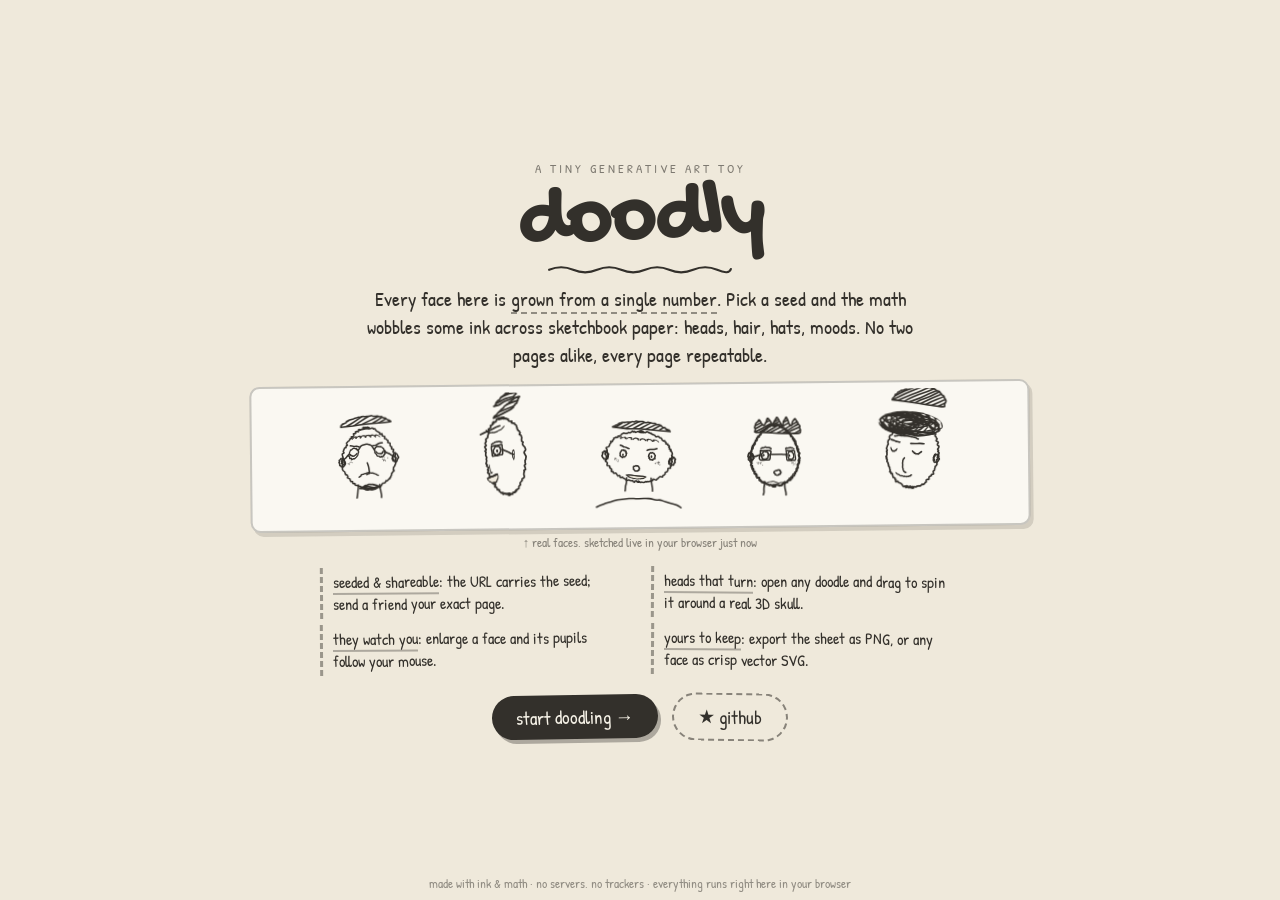
<file: index.html>
<!DOCTYPE html>
<html lang="en">
<head>
<meta charset="UTF-8">
<meta name="viewport" content="width=device-width, initial-scale=1.0">
<title>doodly &middot; generative doodle faces</title>
<link rel="preconnect" href="https://fonts.googleapis.com">
<link rel="preconnect" href="https://fonts.gstatic.com" crossorigin>
<link href="https://fonts.googleapis.com/css2?family=Gochi+Hand&family=Patrick+Hand&display=swap" rel="stylesheet">
<style>
  * { box-sizing: border-box; margin: 0; padding: 0; }

  body {
    font-family: "Patrick Hand", "Segoe Print", "Comic Sans MS", cursive;
    background: #efe9db;
    color: #33302b;
    height: 100vh;
    display: flex;
    flex-direction: column;
    align-items: center;
    justify-content: center;
    padding: 0 20px;
    overflow: hidden;
  }

  .page { max-width: 780px; width: 100%; text-align: center; }

  .kicker {
    font-size: 13px;
    letter-spacing: 3px;
    text-transform: uppercase;
    opacity: 0.6;
  }

  h1 {
    font-family: "Gochi Hand", "Segoe Print", cursive;
    font-size: clamp(52px, 8.5vw, 84px);
    line-height: 1;
    margin-top: 2px;
    transform: rotate(-2deg);
  }

  .squiggle { display: block; margin: 0 auto 10px; }

  .lede {
    font-size: clamp(16px, 2.1vw, 20px);
    line-height: 1.4;
    max-width: 580px;
    margin: 0 auto;
  }
  .lede em { font-style: normal; border-bottom: 2px dashed rgba(51, 48, 43, 0.5); }

  .strip {
    margin: 14px auto 4px;
    padding: 6px;
    background: #faf8f2;
    border: 2px solid rgba(51, 48, 43, 0.25);
    border-radius: 10px;
    box-shadow: 3px 4px 0 rgba(51, 48, 43, 0.15);
    transform: rotate(-0.6deg);
    overflow: hidden;
  }
  .strip canvas { display: block; margin: 0 auto; }
  .strip-note { font-size: 13px; opacity: 0.55; }

  .features {
    list-style: none;
    margin: 16px auto 0;
    max-width: 640px;
    display: grid;
    grid-template-columns: repeat(auto-fit, minmax(260px, 1fr));
    gap: 6px 22px;
    text-align: left;
  }
  .features li {
    font-size: 16px;
    line-height: 1.35;
    padding: 4px 10px;
    border-left: 3px dashed rgba(51, 48, 43, 0.45);
  }
  .features li:nth-child(odd) { transform: rotate(-0.4deg); }
  .features li:nth-child(even) { transform: rotate(0.4deg); }
  .features b { font-weight: normal; border-bottom: 2px solid rgba(51, 48, 43, 0.35); }

  .cta-row {
    display: flex;
    gap: 14px;
    justify-content: center;
    align-items: center;
    margin-top: 18px;
    flex-wrap: wrap;
  }

  .btn {
    display: inline-block;
    font-family: inherit;
    font-size: 19px;
    text-decoration: none;
    padding: 9px 24px;
    border-radius: 999px;
    transition: transform 0.15s ease, box-shadow 0.15s ease;
  }
  .btn.big {
    background: #33302b;
    color: #f5f1e6;
    box-shadow: 3px 4px 0 rgba(51, 48, 43, 0.35);
    transform: rotate(-1deg);
  }
  .btn.ghost {
    color: #33302b;
    border: 2px dashed rgba(51, 48, 43, 0.55);
    transform: rotate(1deg);
  }
  .btn:hover { transform: rotate(0deg) scale(1.06); }
  .btn.big:hover { box-shadow: 4px 6px 0 rgba(51, 48, 43, 0.35); }

  footer {
    position: fixed;
    left: 0;
    right: 0;
    bottom: 8px;
    font-size: 13px;
    opacity: 0.5;
    text-align: center;
    pointer-events: none;
  }
</style>
</head>
<body>
<main class="page">
  <p class="kicker">a tiny generative art toy</p>
  <h1>doodly</h1>
  <svg class="squiggle" width="200" height="12" viewBox="0 0 220 14" aria-hidden="true">
    <path d="M4 8 Q 18 2, 32 8 T 60 8 T 88 8 T 116 8 T 144 8 T 172 8 T 200 8 T 216 7"
          fill="none" stroke="#33302b" stroke-width="2.5" stroke-linecap="round"/>
  </svg>

  <p class="lede">
    Every face here is <em>grown from a single number</em>. Pick a seed and the
    math wobbles some ink across sketchbook paper: heads, hair, hats, moods.
    No two pages alike, every page repeatable.
  </p>

  <div class="strip"><canvas id="strip"></canvas></div>
  <p class="strip-note">↑ real faces, sketched live in your browser just now</p>

  <ul class="features">
    <li><b>seeded & shareable</b>: the URL carries the seed; send a friend your exact page.</li>
    <li><b>heads that turn</b>: open any doodle and drag to spin it around a real 3D skull.</li>
    <li><b>they watch you</b>: enlarge a face and its pupils follow your mouse.</li>
    <li><b>yours to keep</b>: export the sheet as PNG, or any face as crisp vector SVG.</li>
  </ul>

  <div class="cta-row">
    <a class="btn big" href="app.html">start doodling &rarr;</a>
    <a class="btn ghost" href="https://github.com/mryan-3/doodly" target="_blank" rel="noopener">&#9733; github</a>
  </div>
</main>

<footer>made with ink & math &middot; no servers, no trackers &middot; everything runs right here in your browser</footer>

<script src="js/random.js"></script>
<script src="js/sketchy.js"></script>
<script src="js/head3d.js"></script>
<script src="js/parts.js"></script>
<script src="js/face.js"></script>
<script>
// Sketch a fresh row of faces with the real engine.
(function () {
  const Rng = window.DoodlyRandom.Rng;
  const hashSeed = window.DoodlyRandom.hashSeed;
  const Face = window.DoodlyFace;
  const cv = document.getElementById('strip');
  const dpr = window.devicePixelRatio || 1;
  const w = Math.max(280, Math.min(cv.parentElement.clientWidth - 16, 680));
  const h = 130;
  cv.width = Math.floor(w * dpr);
  cv.height = Math.floor(h * dpr);
  cv.style.width = w + 'px';
  cv.style.height = h + 'px';
  const ctx = cv.getContext('2d');
  ctx.setTransform(dpr, 0, 0, dpr, 0, 0);

  const master = (Math.random() * 0xffffffff) >>> 0;
  const n = Math.max(3, Math.round(w / 140));
  const cw = w / n;
  const scale = Math.min(cw / (Face.BOX_W + 10), h / (Face.BOX_H + 10));
  for (let i = 0; i < n; i++) {
    const seed = hashSeed(master, i);
    const recipe = Face.makeRecipe(new Rng(seed), seed);
    const bw = Face.BOX_W * scale, bh = Face.BOX_H * scale;
    Face.drawFace(ctx, recipe, seed, {
      x: i * cw + (cw - bw) / 2,
      y: (h - bh) / 2,
      scale: scale
    });
  }
})();
</script>
</body>
</html>
</file>
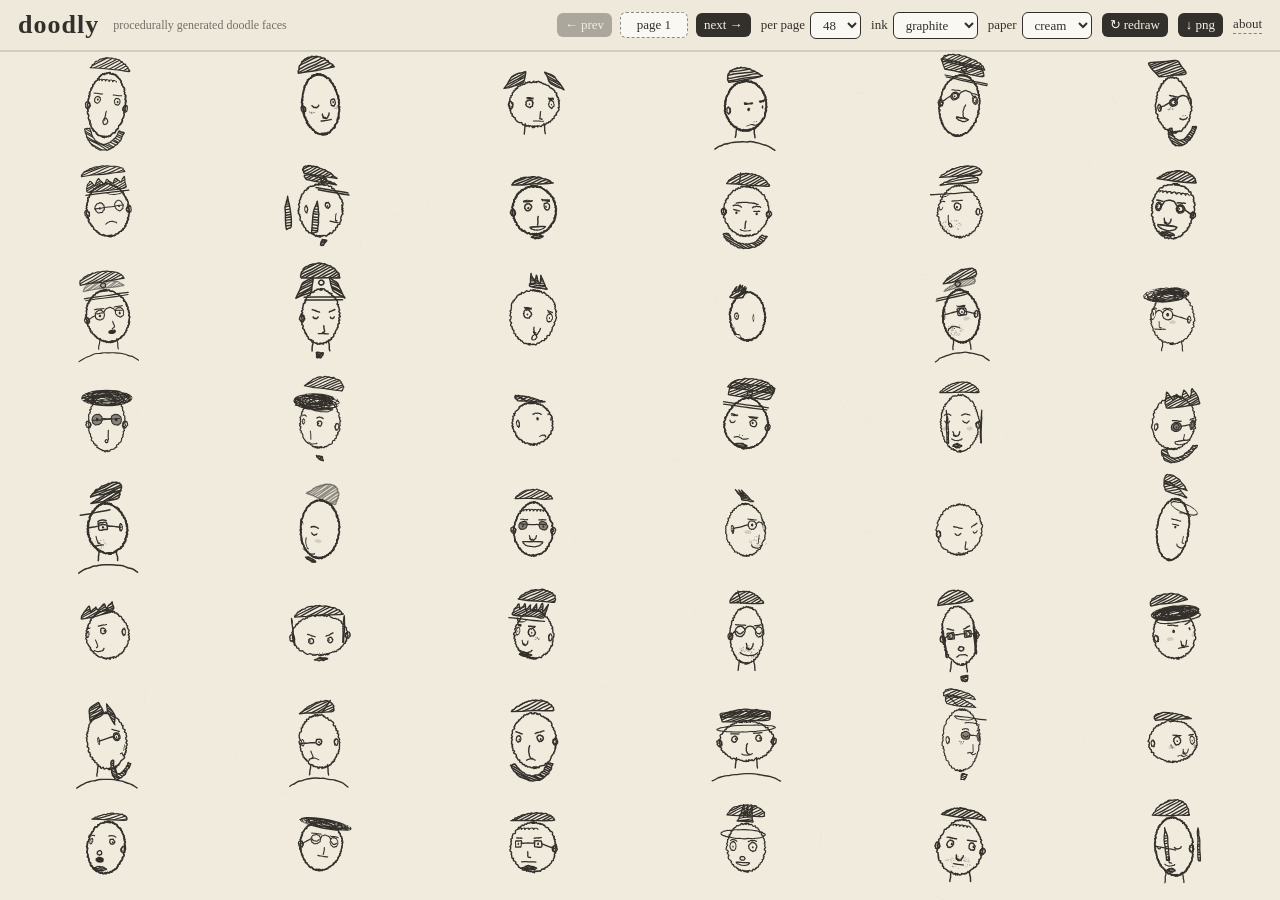
<file: app.html>
<!DOCTYPE html>
<html lang="en">
<head>
<meta charset="UTF-8">
<meta name="viewport" content="width=device-width, initial-scale=1.0">
<title>doodly &middot; generative doodle faces</title>
<link rel="stylesheet" href="styles.css">
</head>
<body>
<header class="bar">
  <h1>doodly</h1>
  <p class="tag">procedurally generated doodle faces</p>
  <div class="controls">
    <div class="pager">
      <button id="prev-btn" title="Previous page (&larr;)">&larr; prev</button>
      <span id="page-label">page 1</span>
      <button id="next-btn" title="Next page (&rarr;)">next &rarr;</button>
    </div>
    <label>per page
      <select id="count-select">
        <option value="24">24</option>
        <option value="48" selected>48</option>
        <option value="96">96</option>
      </select>
    </label>
    <label>ink
      <select id="ink-select">
        <option value="graphite" selected>graphite</option>
        <option value="blue">ballpoint</option>
        <option value="sepia">sepia</option>
      </select>
    </label>
    <label>paper
      <select id="paper-select">
        <option value="cream" selected>cream</option>
        <option value="white">white</option>
        <option value="gray">gray</option>
      </select>
    </label>
    <button id="regen-btn" title="Regenerate (R)">&#8635; redraw</button>
    <button id="download-btn" title="Download as PNG">&darr; png</button>
    <a class="about-link" href="index.html" title="What is this?">about</a>
  </div>
</header>

<main id="stage"><canvas id="sheet"></canvas></main>

<div id="modal" class="modal hidden">
  <div class="modal-inner">
    <canvas id="modal-canvas" width="500" height="600"></canvas>
    <p id="modal-caption"></p>
    <button id="modal-svg-btn" title="Download this face as SVG">&darr; svg</button>
  </div>
</div>

<script src="js/random.js"></script>
<script src="js/sketchy.js"></script>
<script src="js/head3d.js"></script>
<script src="js/parts.js"></script>
<script src="js/face.js"></script>
<script src="js/svg.js"></script>
<script src="js/main.js"></script>
</body>
</html>
</file>
<file: styles.css>
* { box-sizing: border-box; margin: 0; padding: 0; }

html, body { height: 100%; }

body {
  font-family: "Segoe Print", "Bradley Hand", "Comic Sans MS", "Chalkboard SE", cursive;
  background: #d8d2c4;
  color: #33302b;
  display: flex;
  flex-direction: column;
  overflow: hidden;
}

.bar {
  display: flex;
  align-items: center;
  gap: 14px;
  flex-wrap: wrap;
  padding: 10px 18px;
  background: #efe9db;
  border-bottom: 2px solid rgba(51, 48, 43, 0.15);
  box-shadow: 0 1px 6px rgba(0, 0, 0, 0.12);
}

.bar h1 { font-size: 26px; letter-spacing: 1px; }
.bar .tag { font-size: 12px; opacity: 0.65; margin-right: auto; }

.controls {
  display: flex;
  align-items: center;
  gap: 10px;
  flex-wrap: wrap;
  font-size: 13px;
}

.controls label { display: flex; align-items: center; gap: 5px; }

.pager { display: flex; align-items: center; gap: 8px; }

#page-label {
  min-width: 68px;
  text-align: center;
  padding: 4px 10px;
  font-size: 13px;
  background: #faf8f2;
  border: 1.5px dashed rgba(51, 48, 43, 0.55);
  border-radius: 6px;
  user-select: none;
}

input, select, button {
  font: inherit;
  padding: 4px 8px;
  border: 1.5px solid #33302b;
  border-radius: 6px;
  background: #faf8f2;
  color: inherit;
}

button {
  cursor: pointer;
  background: #33302b;
  color: #f5f1e6;
  border: none;
}
button:hover { background: #4a463f; }
button:disabled { opacity: 0.35; cursor: default; }
button:disabled:hover { background: #33302b; }

#stage { flex: 1; position: relative; overflow: hidden; }
#sheet { display: block; cursor: pointer; }

.modal {
  position: fixed;
  inset: 0;
  background: rgba(0, 0, 0, 0.55);
  display: flex;
  align-items: center;
  justify-content: center;
  z-index: 10;
  cursor: zoom-out;
}
.modal.hidden { display: none; }

.modal-inner { text-align: center; }

#modal-canvas {
  max-width: 88vw;
  max-height: 78vh;
  border-radius: 8px;
  box-shadow: 0 10px 40px rgba(0, 0, 0, 0.6);
  background: #f1ebdd;
  cursor: grab;
}
#modal-canvas.rotating { cursor: grabbing; }

#modal-caption { color: #f5f1e6; margin-top: 10px; font-size: 14px; }

#modal-svg-btn { margin-top: 10px; }

.about-link {
  color: inherit;
  font-size: 13px;
  text-decoration: none;
  border-bottom: 1.5px dashed rgba(51, 48, 43, 0.55);
  padding-bottom: 1px;
}
.about-link:hover { opacity: 0.7; }
</file>
